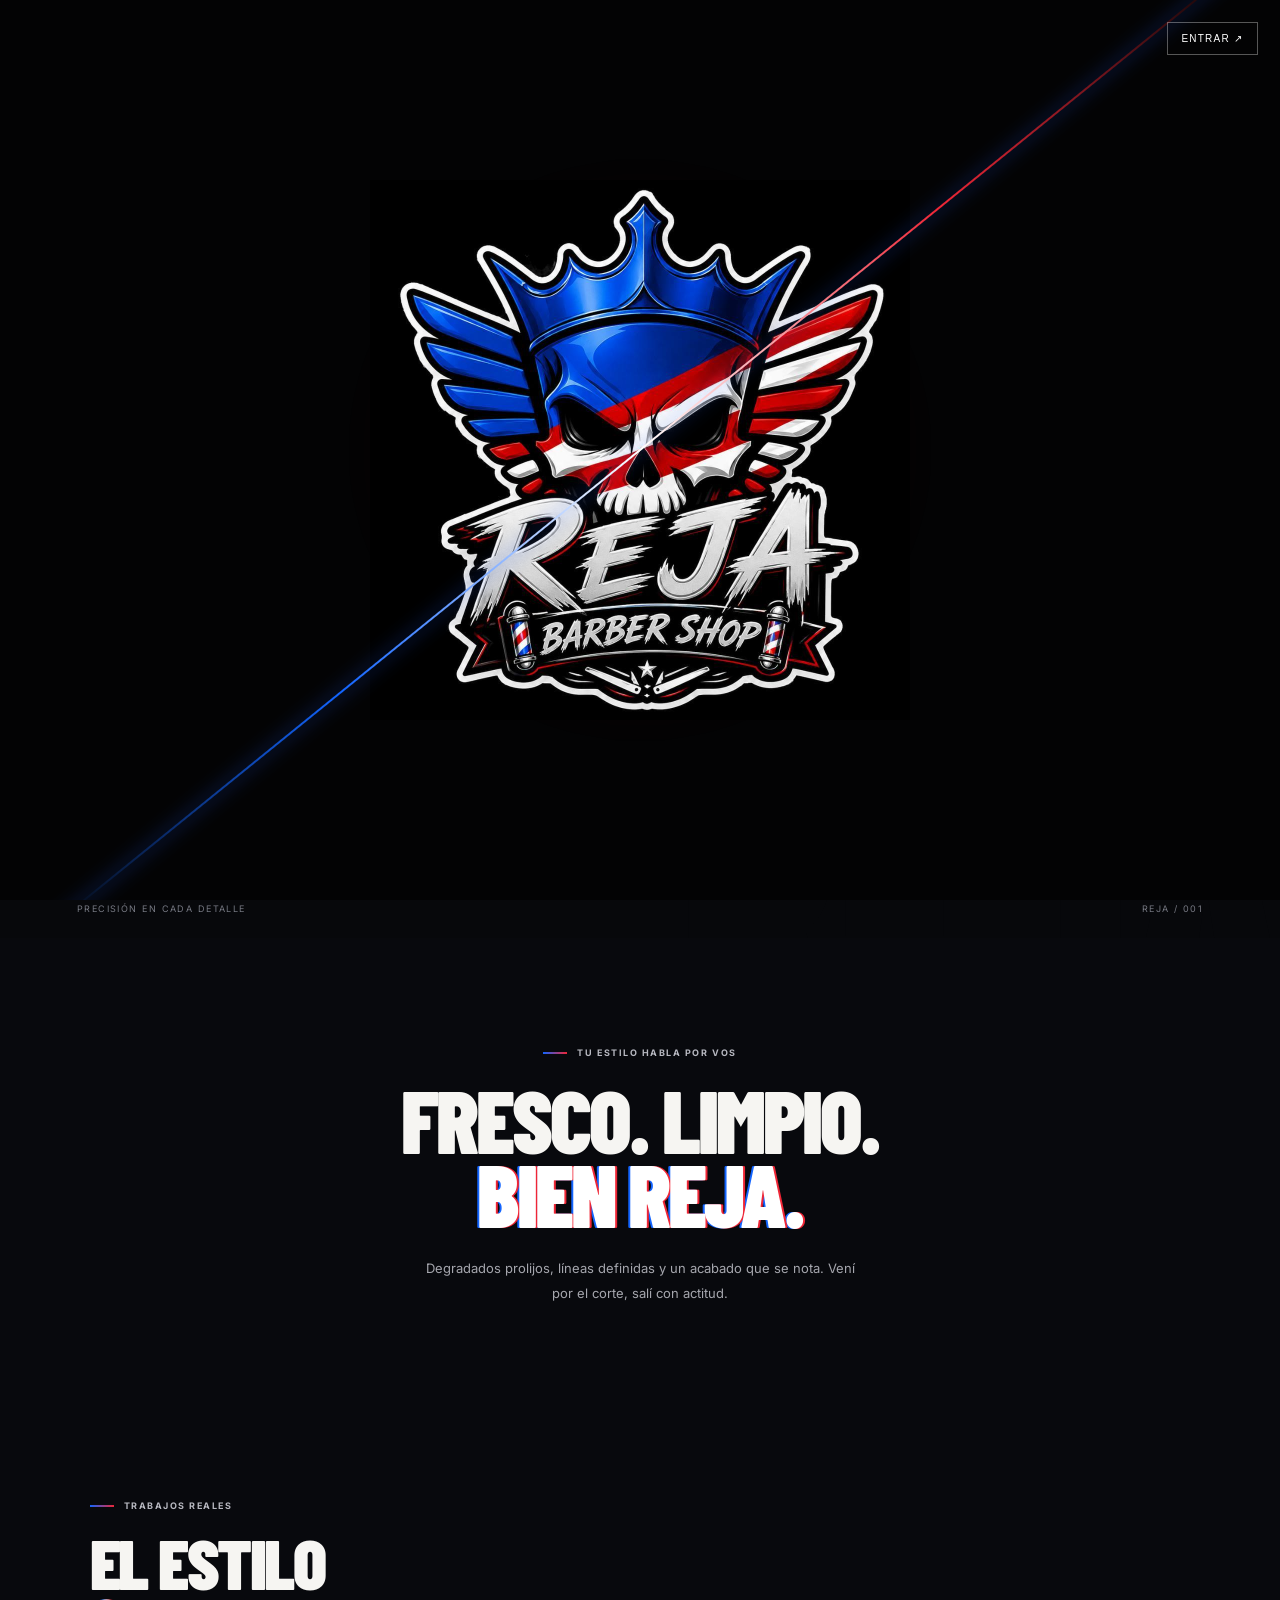
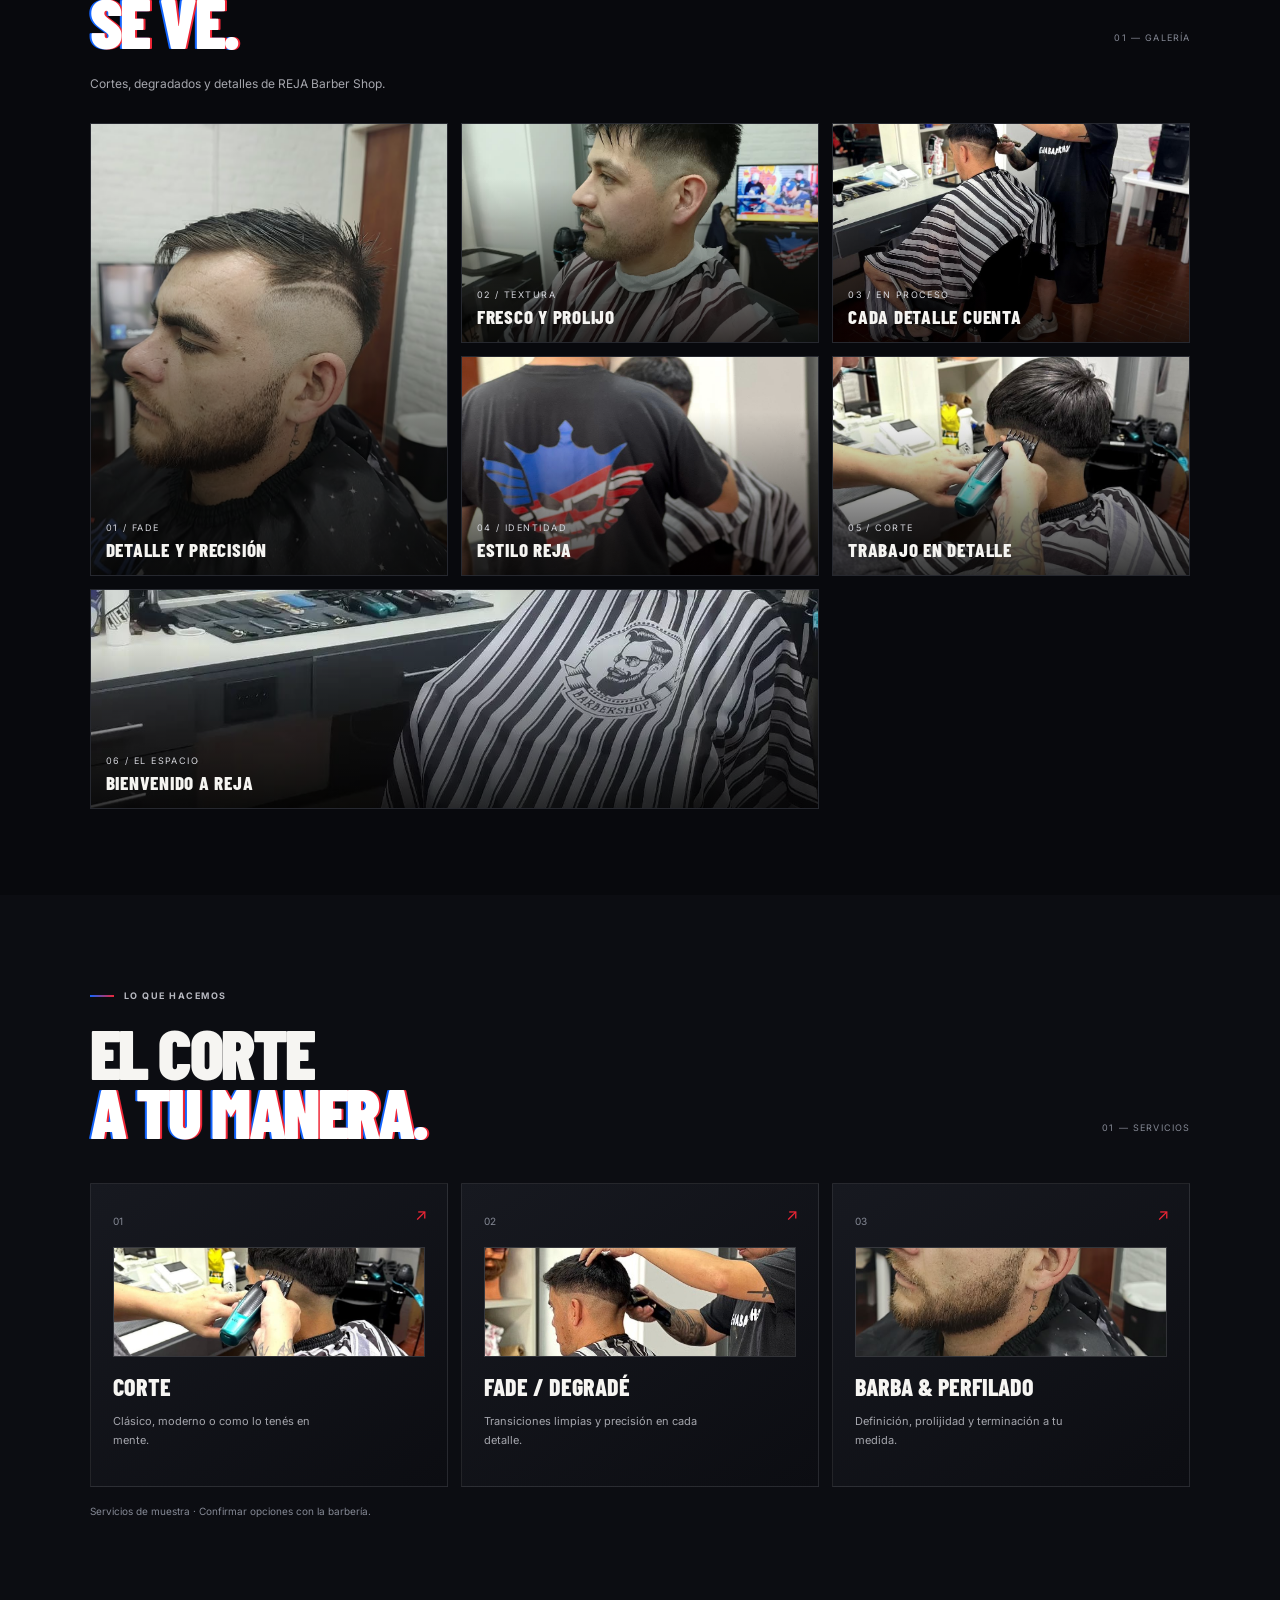
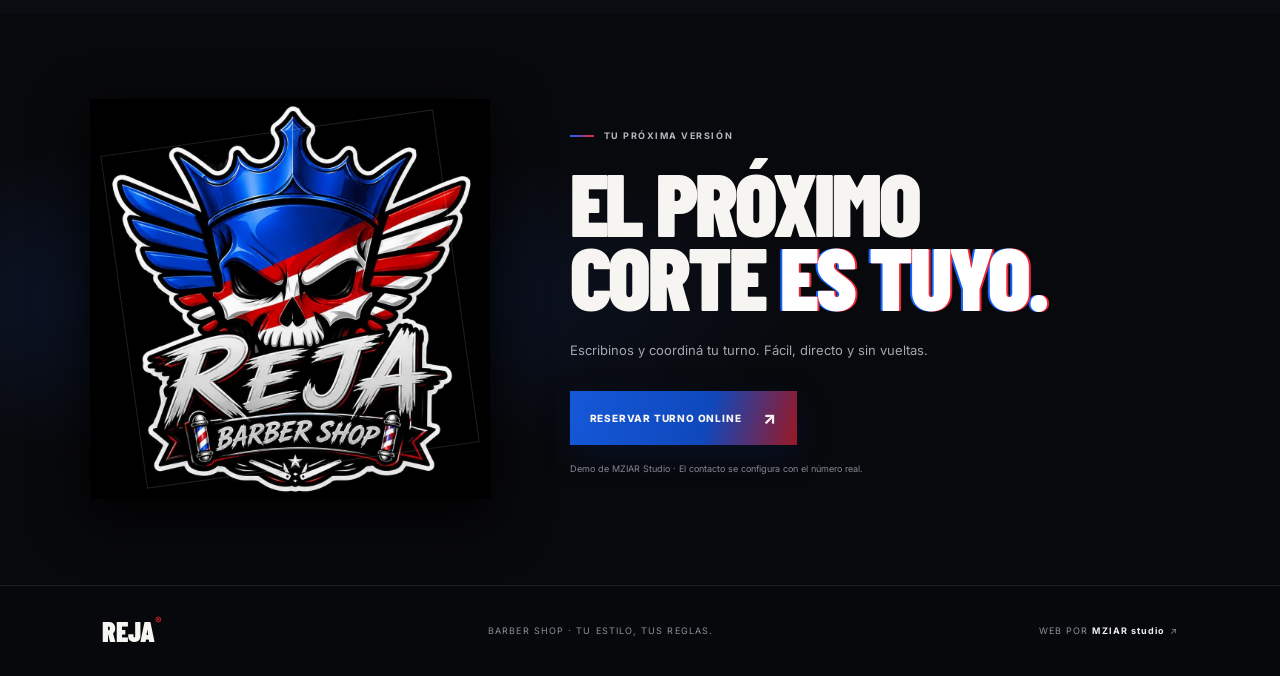
<file: index.html>
<!doctype html>
<html lang="es">
<head>
  <meta charset="utf-8">
  <meta name="viewport" content="width=device-width, initial-scale=1, viewport-fit=cover">
  <meta name="theme-color" content="#050609">
  <meta name="description" content="REJA Barber Shop. Cortes, degradados y estilo propio. Reservá tu turno por WhatsApp.">
  <title>REJA Barber Shop | Cortes con actitud</title>
  <link rel="preconnect" href="https://fonts.googleapis.com">
  <link rel="preconnect" href="https://fonts.gstatic.com" crossorigin>
  <link href="https://fonts.googleapis.com/css2?family=Barlow+Condensed:wght@500;600;700;800;900&family=Inter:wght@400;500;600;700&display=swap" rel="stylesheet">
  <link rel="stylesheet" href="css/style.css">
</head>
<body>
  <div class="reja-ticker" aria-label="Información de contacto"><div class="reja-ticker-track"><span>TURNOS ONLINE</span><i>✂</i><span>INSTAGRAM @REJABARBERSHOP</span><i>✦</i><span>WHATSAPP 3435 17-2497</span><i>✂</i><span>TURNOS ONLINE</span><i>✦</i><span>INSTAGRAM @REJABARBERSHOP</span><i>✂</i><span>WHATSAPP 3435 17-2497</span><i>✦</i></div></div>
  <div class="intro" id="intro" aria-label="Presentación de REJA Barber Shop">
    <div class="intro-glow"></div>
    <img class="intro-logo intro-logo-base" src="logo.jpeg" alt="REJA Barber Shop">
    <img class="intro-logo intro-logo-top" src="logo.jpeg" alt="">
    <img class="intro-logo intro-logo-bottom" src="logo.jpeg" alt="">
    <div class="intro-line"></div>
    <span class="intro-hint">REJA BARBER SHOP</span>
    <button class="skip-intro" id="skipIntro" type="button">ENTRAR ↗</button>
  </div>

  <button class="menu-trigger" id="menuTrigger" type="button" aria-expanded="false" aria-controls="sideMenu" aria-label="Abrir menú">
    <span class="barber-pole" aria-hidden="true"><span></span></span>
    <span class="menu-trigger-label">MENÚ</span>
    <span class="menu-trigger-icon" aria-hidden="true">＋</span>
  </button>
  <div class="menu-backdrop" id="menuBackdrop"></div>
  <aside class="side-menu" id="sideMenu" aria-hidden="true">
    <div class="drawer-top">
      <a class="side-brand" href="#inicio"><img src="logo.jpeg" alt="REJA Barber Shop"><span>REJA<small>BARBER SHOP</small></span></a>
      <button class="menu-close" id="menuClose" type="button" aria-label="Cerrar menú">×</button>
    </div>
    <span class="side-label">EXPLORÁ REJA</span>
    <nav class="side-nav" aria-label="Navegación principal">
      <a class="active" href="#inicio"><span>01</span> Inicio <b>↗</b></a>
      <a href="#trabajos"><span>02</span> Trabajos <b>↗</b></a>
      <a href="#servicios"><span>03</span> Servicios <b>↗</b></a>
      <a href="#turnos"><span>04</span> Turnos y contacto <b>↗</b></a>
      <a href="https://www.instagram.com/rejabarbershop/" target="_blank" rel="noopener noreferrer"><span>05</span> Instagram <b>↗</b></a>
    </nav>
    <div class="side-bottom"><span class="side-dot"></span><p>PRECISIÓN<br>EN CADA DETALLE</p><small>PARANÁ · ENTRE RÍOS</small></div>
    <a class="side-address" href="https://www.google.com/maps/search/?api=1&query=Gral.+Gervasio+Artigas+822+Paran%C3%A1+Entre+R%C3%ADos+Argentina" target="_blank" rel="noopener noreferrer" aria-label="Cómo llegar a REJA Barber Shop en Gral. Gervasio Artigas 822"><small>VISITANOS · CÓMO LLEGAR ↗</small><strong>ARTIGAS 883 · LOCAL 1</strong></a>
    <a class="side-book" href="#turnos">RESERVÁ TU TURNO <span>↗</span></a>
  </aside>

  <main>
    <section class="hero" id="inicio">
      <img class="hero-photo is-active" src="3.jpeg" alt="" fetchpriority="high">
      <img class="hero-photo" src="5.jpeg" alt="" aria-hidden="true">
      <img class="hero-photo" src="4.jpeg" alt="" aria-hidden="true">
      <div class="hero-photo-shade"></div>
      <div class="hero-bg-mark">REJA</div>
      <div class="hero-content">
        <img class="hero-brand-logo" src="logo.jpeg" alt="Logo REJA Barber Shop">
        <p class="eyebrow"><span></span> BARBERÍA · ESTILO · ACTITUD</p>
        <h1>NO ES SOLO<br>UN <em>CORTE.</em><br>ES TU ESTILO.</h1>
        <p class="hero-copy">Detalles que hacen la diferencia. Tu próximo corte empieza acá.</p>
        <div class="hero-actions"><a class="button button-primary" href="#turnos">RESERVAR TURNO <span>↗</span></a><a class="text-link" href="#servicios">VER SERVICIOS <span>↓</span></a></div>
      </div>
      <div class="hero-bottom"><span>PRECISIÓN EN CADA DETALLE</span><span>REJA / 001</span></div>
    </section>

    <section class="statement">
      <p class="eyebrow"><span></span> TU ESTILO HABLA POR VOS</p>
      <h2>FRESCO. LIMPIO.<br><em>BIEN REJA.</em></h2>
      <p>Degradados prolijos, líneas definidas y un acabado que se nota. Vení por el corte, salí con actitud.</p>
    </section>

    <section class="gallery section-pad" id="trabajos">
      <div class="section-heading"><div><p class="eyebrow"><span></span> TRABAJOS REALES</p><h2>EL ESTILO<br><em>SE VE.</em></h2></div><span class="section-number">01 — GALERÍA</span></div>
      <p class="gallery-intro">Cortes, degradados y detalles de REJA Barber Shop.</p>
      <div class="gallery-grid">
        <figure class="gallery-item gallery-tall"><img src="8.jpeg" alt="Corte con degradado alto y barba perfilada" loading="lazy"><figcaption><span>01 / FADE</span><strong>DETALLE Y PRECISIÓN</strong></figcaption></figure>
        <figure class="gallery-item"><img src="7.jpeg" alt="Corte degradado con textura arriba" loading="lazy"><figcaption><span>02 / TEXTURA</span><strong>FRESCO Y PROLIJO</strong></figcaption></figure>
        <figure class="gallery-item"><img src="5.jpeg" alt="Barbero trabajando en un corte degradado" loading="lazy"><figcaption><span>03 / EN PROCESO</span><strong>CADA DETALLE CUENTA</strong></figcaption></figure>
        <figure class="gallery-item"><img src="6.jpeg" alt="Barbero con remera de REJA Barber Shop" loading="lazy"><figcaption><span>04 / IDENTIDAD</span><strong>ESTILO REJA</strong></figcaption></figure>
        <figure class="gallery-item"><img src="2.jpeg" alt="Barbero realizando un corte en la nuca" loading="lazy"><figcaption><span>05 / CORTE</span><strong>TRABAJO EN DETALLE</strong></figcaption></figure>
        <figure class="gallery-item gallery-wide"><img src="3.jpeg" alt="Sillón y espacio de trabajo de la barbería" loading="lazy"><figcaption><span>06 / EL ESPACIO</span><strong>BIENVENIDO A REJA</strong></figcaption></figure>
      </div>
    </section>

    <section class="services section-pad" id="servicios">
      <div class="section-heading"><div><p class="eyebrow"><span></span> LO QUE HACEMOS</p><h2>EL CORTE<br><em>A TU MANERA.</em></h2></div><span class="section-number">01 — SERVICIOS</span></div>
      <div class="service-grid">
        <article class="service-card"><span class="service-index">01</span><img class="service-photo" src="2.jpeg" alt="Servicio de corte en REJA Barber Shop" loading="lazy"><h3>CORTE</h3><p>Clásico, moderno o como lo tenés en mente.</p><span class="service-arrow">↗</span></article>
        <article class="service-card"><span class="service-index">02</span><img class="service-photo" src="degrad3.jpg" alt="Servicio de fade y degradé en REJA Barber Shop" loading="lazy"><h3>FADE / DEGRADÉ</h3><p>Transiciones limpias y precisión en cada detalle.</p><span class="service-arrow">↗</span></article>
        <article class="service-card"><span class="service-index">03</span><img class="service-photo service-photo-beard" src="8.jpeg" alt="Servicio de barba y perfilado en REJA Barber Shop" loading="lazy"><h3>BARBA & PERFILADO</h3><p>Definición, prolijidad y terminación a tu medida.</p><span class="service-arrow">↗</span></article>
      </div>
      <p class="demo-note">Servicios de muestra · Confirmar opciones con la barbería.</p>
    </section>

    <section class="booking section-pad" id="turnos">
      <div class="booking-art"><img src="logo.jpeg" alt="REJA Barber Shop"></div>
      <div class="booking-copy"><p class="eyebrow"><span></span> TU PRÓXIMA VERSIÓN</p><h2>EL PRÓXIMO<br>CORTE <em>ES TUYO.</em></h2><p>Escribinos y coordiná tu turno. Fácil, directo y sin vueltas.</p><a class="button button-primary whatsapp-link" href="#" target="_blank" rel="noopener">PEDIR TURNO POR WHATSAPP <span>↗</span></a><small>Demo de MZIAR Studio · El contacto se configura con el número real.</small></div>
    </section>
  </main>
  <footer><a class="footer-brand" href="#inicio">REJA<span>®</span></a><p>BARBER SHOP · TU ESTILO, TUS REGLAS.</p><a class="mziar" href="#inicio">WEB POR <strong>MZIAR studio</strong> ↗</a></footer>
  <script src="js/app.js"></script>
</body>
</html>
</file>
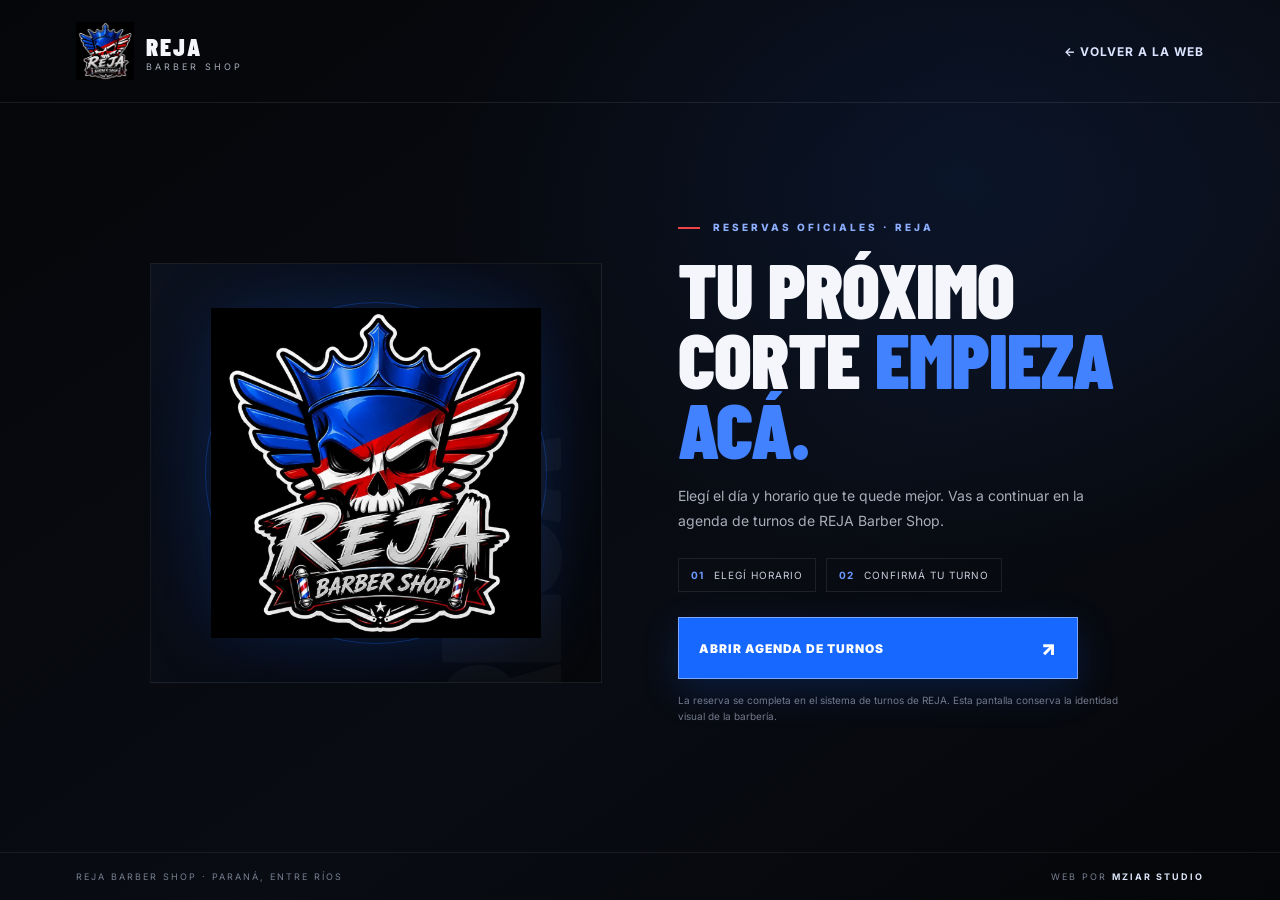
<file: reservas.html>
<!doctype html>
<html lang="es">
<head>
<meta charset="utf-8">
<meta name="viewport" content="width=device-width, initial-scale=1">
<meta name="theme-color" content="#050609">
<meta name="description" content="Reservá tu próximo corte en REJA Barber Shop, Paraná.">
<title>Reservá tu turno | REJA Barber Shop</title>
<link rel="preconnect" href="https://fonts.googleapis.com">
<link rel="preconnect" href="https://fonts.gstatic.com" crossorigin>
<link href="https://fonts.googleapis.com/css2?family=Barlow+Condensed:wght@500;600;700;800;900&family=Inter:wght@400;500;600;700&display=swap" rel="stylesheet">
<style>
:root{color-scheme:dark;--bg:#050609;--panel:#0b0e15;--blue:#1768ff;--red:#f04444;--white:#f4f6fb;--muted:#a8adba}
*{box-sizing:border-box}html{min-height:100%;background:var(--bg)}body{margin:0;min-height:100vh;background:radial-gradient(ellipse at 75% 20%,#10295a55,transparent 38%),linear-gradient(145deg,#050609,#090c13 60%,#050609);color:var(--white);font-family:Inter,Arial,sans-serif;display:flex;flex-direction:column}
header{display:flex;align-items:center;justify-content:space-between;padding:22px clamp(20px,6vw,76px);border-bottom:1px solid #ffffff14}
.brand{display:flex;align-items:center;gap:12px;color:inherit;text-decoration:none}.brand img{width:58px;height:58px;object-fit:contain}.brand strong{display:block;font:900 25px 'Barlow Condensed',sans-serif;letter-spacing:2px}.brand small{display:block;font-size:9px;letter-spacing:3px;color:var(--muted)}
.back{color:#dce5ff;text-decoration:none;font-size:12px;font-weight:700;letter-spacing:1px}.back:hover{color:#6fa0ff}
main{width:min(100% - 36px,980px);margin:auto;flex:1;display:grid;grid-template-columns:1fr 1fr;align-items:center;gap:clamp(28px,6vw,80px);padding:55px 0 65px}
.visual{position:relative;min-height:420px;display:grid;place-items:center;border:1px solid #ffffff12;background:linear-gradient(135deg,#0c1320dd,#050609ee);overflow:hidden}
.visual:before{content:"";position:absolute;width:340px;height:340px;border:1px solid #1768ff55;border-radius:50%;box-shadow:0 0 90px #1768ff19,inset 0 0 70px #1768ff10}
.visual:after{content:"REJA";position:absolute;font:900 clamp(90px,15vw,170px)/1 'Barlow Condensed',sans-serif;color:#ffffff08;letter-spacing:-5px;transform:rotate(-90deg);right:-44px;bottom:5px}
.visual img{position:relative;z-index:1;width:min(76%,330px);max-height:340px;object-fit:contain;filter:drop-shadow(0 0 32px #1768ff28)}
.copy .eyebrow{font-size:10px;letter-spacing:3px;color:#8eafff;font-weight:800}.eyebrow i{display:inline-block;width:22px;height:2px;background:var(--red);vertical-align:middle;margin-right:8px}
h1{font:900 clamp(48px,7vw,78px)/.9 'Barlow Condensed',sans-serif;letter-spacing:-1px;margin:20px 0}h1 em{font-style:normal;color:#4382ff}
.copy p{color:var(--muted);font-size:14px;line-height:1.8;max-width:410px}
.steps{display:flex;gap:10px;margin:25px 0}.step{border:1px solid #ffffff16;padding:10px 12px;color:#c7ccda;font-size:10px;letter-spacing:1px}.step b{color:#6d9aff;margin-right:6px}
.cta{display:flex;align-items:center;justify-content:space-between;gap:16px;width:100%;max-width:400px;padding:18px 20px;margin-top:24px;background:var(--blue);color:white;text-decoration:none;font-size:12px;font-weight:900;letter-spacing:1px;border:1px solid #7da7ff;box-shadow:0 12px 38px #1768ff30;transition:transform .2s,background .2s}.cta:hover{transform:translateY(-2px);background:#2c76ff}.cta span{font-size:20px}
.note{display:block;margin-top:13px;font-size:10px;color:#71798b;line-height:1.6}
footer{display:flex;justify-content:space-between;gap:12px;flex-wrap:wrap;padding:18px clamp(20px,6vw,76px);border-top:1px solid #ffffff12;color:#777f90;font-size:9px;letter-spacing:2px}footer strong{color:#dce4f8}
@media(max-width:680px){header{padding:16px 18px}.brand img{width:48px;height:48px}.brand strong{font-size:22px}.back{font-size:10px}main{grid-template-columns:1fr;gap:28px;padding:28px 0 42px}.visual{min-height:240px;order:0}.visual img{width:190px;max-height:210px}.visual:before{width:220px;height:220px}.visual:after{font-size:100px;right:-25px}.copy{order:1}h1{font-size:58px}.steps{flex-wrap:wrap}.cta{max-width:none}footer{font-size:8px}}
</style>
</head>
<body>
<header>
<a class="brand" href="index.html"><img src="logo.jpeg" alt=""><span><strong>REJA</strong><small>BARBER SHOP</small></span></a>
<a class="back" href="index.html">← VOLVER A LA WEB</a>
</header>
<main>
<div class="visual"><img src="logo.jpeg" alt="REJA Barber Shop"></div>
<section class="copy">
<div class="eyebrow"><i></i> RESERVAS OFICIALES · REJA</div>
<h1>TU PRÓXIMO<br>CORTE <em>EMPIEZA ACÁ.</em></h1>
<p>Elegí el día y horario que te quede mejor. Vas a continuar en la agenda de turnos de REJA Barber Shop.</p>
<div class="steps"><span class="step"><b>01</b> ELEGÍ HORARIO</span><span class="step"><b>02</b> CONFIRMÁ TU TURNO</span></div>
<a class="cta" href="https://trimito.com.ar/wb/?b=reja-barber-shop" target="_blank" rel="noopener noreferrer">ABRIR AGENDA DE TURNOS <span>↗</span></a>
<small class="note">La reserva se completa en el sistema de turnos de REJA. Esta pantalla conserva la identidad visual de la barbería.</small>
</section>
</main>
<footer><span>REJA BARBER SHOP · PARANÁ, ENTRE RÍOS</span><span>WEB POR <strong>MZIAR STUDIO</strong></span></footer>
</body>
</html>
</file>
<file: css/style.css>
:root{--bg:#07080b;--panel:#101116;--white:#f6f5f2;--muted:#a5a6ad;--blue:#1264ff;--red:#ef2636;--line:rgba(255,255,255,.14)}*{box-sizing:border-box}html{scroll-behavior:smooth;scroll-padding-top:76px}body{margin:0;background:var(--bg);color:var(--white);font-family:Inter,Arial,sans-serif;overflow-x:hidden}a{color:inherit;text-decoration:none}.intro{position:fixed;inset:0;z-index:20;background:#030304;display:grid;place-items:center;overflow:hidden;opacity:1;transition:opacity .22s ease,visibility 0s linear .22s}.intro.is-opening{opacity:0;visibility:hidden;pointer-events:none}.intro.is-opening .intro-logo-base{opacity:0;transition:opacity .12s ease}.intro-glow{position:absolute;width:min(75vw,560px);aspect-ratio:1;border-radius:50%;background:radial-gradient(circle,rgba(13,83,255,.24),rgba(236,29,48,.08) 45%,transparent 70%);filter:blur(20px)}.intro-logo{position:absolute;width:min(84vw,540px);max-height:72vh;object-fit:contain;z-index:2}.intro-logo-base{animation:logoIn .8s cubic-bezier(.2,.8,.2,1) both}.intro-logo-top,.intro-logo-bottom{clip-path:polygon(0 0,100% 0,0 100%);animation:splitTop 1.05s cubic-bezier(.7,0,.2,1) 1.05s forwards}.intro-logo-bottom{clip-path:polygon(100% 0,100% 100%,0 100%);animation-name:splitBottom}.intro-line{position:absolute;width:120%;height:2px;background:linear-gradient(90deg,transparent,var(--blue),white,var(--red),transparent);transform:rotate(-39deg) scaleX(0);z-index:4;box-shadow:0 0 18px #1d5cff;animation:slash .55s ease-out .9s forwards}.intro-hint{position:absolute;bottom:11%;font:700 11px 'Barlow Condensed',sans-serif;letter-spacing:.35em;color:#c9c9cf;animation:hintOut .5s ease 1.1s forwards}.skip-intro{position:absolute;right:22px;top:22px;z-index:5;background:transparent;border:1px solid #ffffff55;color:white;padding:10px 14px;font-size:10px;letter-spacing:.12em;cursor:pointer}.site-header{height:76px;display:flex;align-items:center;justify-content:space-between;padding:0 5.5%;border-bottom:1px solid var(--line);position:relative;z-index:2;background:#07080bf2}.brand{display:flex;align-items:center;gap:9px;font:900 23px 'Barlow Condensed',sans-serif;letter-spacing:.06em}.brand img{width:46px;height:46px;object-fit:cover;object-position:center;border-radius:50%;border:1px solid #ffffff20}.brand small{display:block;font:700 8px Inter,sans-serif;letter-spacing:.2em;color:#b8b9c1;margin-top:1px}.header-book{font-size:10px;font-weight:800;letter-spacing:.1em;border-bottom:1px solid var(--red);padding:10px 0}.header-book span{color:#ff4654;margin-left:12px}.hero{min-height:660px;min-height:calc(100svh - 76px);position:relative;display:flex;align-items:center;padding:65px 8%;overflow:hidden;background:radial-gradient(ellipse at 79% 48%,#111a30 0,transparent 38%),linear-gradient(115deg,#07080b 48%,#0b0c11)}.hero:after{content:"";position:absolute;inset:0;background:repeating-linear-gradient(115deg,transparent 0 54px,#ffffff03 55px 56px);pointer-events:none}.hero-content{position:relative;z-index:2;width:58%;max-width:680px}.eyebrow{font-size:10px;font-weight:700;letter-spacing:.19em;color:#b7b8c0;display:flex;align-items:center;gap:10px}.eyebrow>span{width:24px;height:2px;background:linear-gradient(90deg,var(--blue),var(--red));display:inline-block}.hero h1,.section-heading h2,.statement h2,.booking h2{font:900 clamp(58px,8.5vw,118px)/.84 'Barlow Condensed',Impact,sans-serif;letter-spacing:-.035em;margin:32px 0 25px}.hero h1 em,.statement h2 em,.section-heading h2 em,.booking h2 em{font-style:normal;color:transparent;-webkit-text-stroke:1.5px #f4f3f0}.hero h1 em{color:#fff;-webkit-text-stroke:0;text-shadow:3px 0 var(--red),-3px 0 var(--blue)}.hero-copy{font-size:14px;line-height:1.8;color:#b1b2ba;max-width:330px}.hero-actions{display:flex;align-items:center;gap:27px;margin-top:32px}.button{display:inline-flex;align-items:center;justify-content:space-between;gap:22px;padding:17px 20px;font-size:10px;font-weight:800;letter-spacing:.08em}.button-primary{background:linear-gradient(105deg,#1558d9,#0f48bc 60%,#9b1824);box-shadow:0 10px 30px #071b4b66;transition:transform .2s,filter .2s}.button-primary:hover{transform:translateY(-3px);filter:brightness(1.2)}.button span{font-size:17px}.text-link{font-size:10px;font-weight:800;letter-spacing:.1em}.text-link span{color:#ff3445;margin-left:9px}.hero-logo{position:absolute;width:min(42vw,510px);right:5%;top:50%;transform:translateY(-50%);aspect-ratio:1;display:grid;place-items:center}.hero-photo{position:absolute;inset:0;width:100%;height:100%;object-fit:cover;object-position:center 42%;z-index:0;opacity:.82;filter:saturate(.86) contrast(1.08)}.hero-photo-shade{position:absolute;inset:0;z-index:1;background:linear-gradient(90deg,#07080b 0%,rgba(7,8,11,.96) 26%,rgba(7,8,11,.68) 52%,rgba(7,8,11,.26) 100%),linear-gradient(0deg,#07080b 0%,transparent 38%,rgba(7,8,11,.18) 100%);pointer-events:none}.hero-logo img{width:100%;position:relative;z-index:1;filter:drop-shadow(0 20px 35px #000)}.orbit{position:absolute;border:1px solid #ffffff14;border-radius:50%;inset:2%;transform:rotate(-28deg) scaleY(.72)}.orbit-two{inset:11%;border-color:#145fff40;transform:rotate(34deg) scaleY(.8)}.hero-bg-mark{position:absolute;right:-4%;bottom:-15%;font:900 30vw/.8 'Barlow Condensed',sans-serif;color:#ffffff04;pointer-events:none}.hero-bottom{position:absolute;bottom:24px;left:8%;right:8%;display:flex;justify-content:space-between;color:#777983;font-size:9px;letter-spacing:.16em;border-top:1px solid var(--line);padding-top:15px;z-index:2}.statement{text-align:center;padding:105px 24px 110px;background:linear-gradient(180deg,#0b0c11,#08090c)}.statement .eyebrow{justify-content:center}.statement h2{font-size:clamp(48px,7vw,88px);margin:25px 0}.statement h2 em{color:#fff;-webkit-text-stroke:0;text-shadow:2px 0 var(--red),-2px 0 var(--blue)}.statement>p:last-child{max-width:440px;margin:0 auto;color:var(--muted);font-size:13px;line-height:1.9}.section-pad{padding:95px 8%}.services{background:#0c0d12}.section-heading{display:flex;align-items:end;justify-content:space-between;margin-bottom:42px}.section-heading h2{font-size:clamp(48px,6vw,76px);margin:22px 0 0}.section-heading h2 em{color:#fff;-webkit-text-stroke:0;text-shadow:2px 0 var(--red),-2px 0 var(--blue)}.section-number{font-size:9px;color:#888a93;letter-spacing:.13em;padding-bottom:8px}.service-grid{display:grid;grid-template-columns:repeat(3,minmax(0,1fr));gap:13px}.service-card{position:relative;min-height:240px;padding:25px 22px;background:linear-gradient(145deg,#171920,#0c0d12);border:1px solid #ffffff12;transition:transform .25s,border-color .25s}.service-card:hover{transform:translateY(-5px);border-color:#2461dc88}.service-index{font-size:10px;color:#777b86}.service-symbol{font-size:30px;margin:24px 0 15px;color:#f4f4f5;text-shadow:2px 0 var(--red),-2px 0 var(--blue)}.service-card h3{font:800 24px 'Barlow Condensed',sans-serif;margin:0 0 8px}.service-card p{font-size:11px;color:#9d9fa8;line-height:1.7;max-width:220px}.service-arrow{position:absolute;right:20px;top:20px;color:#ff4554}.demo-note{font-size:10px;color:#777983;margin-top:18px}.booking{display:grid;grid-template-columns:.8fr 1.2fr;align-items:center;gap:6%;background:radial-gradient(ellipse at 20% 50%,#11224a88,transparent 40%),#08090c}.booking-art{max-width:400px;position:relative}.booking-art:before{content:"";position:absolute;inset:8%;border:1px solid #ffffff20;transform:rotate(-8deg)}.booking-art img{width:100%;display:block;position:relative;filter:drop-shadow(0 18px 28px #000)}.booking h2{font-size:clamp(52px,7vw,88px);margin:25px 0}.booking h2 em{color:#fff;-webkit-text-stroke:0;text-shadow:2px 0 var(--red),-2px 0 var(--blue)}.booking-copy>p:not(.eyebrow){color:#a7a8b0;font-size:13px;line-height:1.8;max-width:390px}.booking-copy .button{margin-top:15px}.booking-copy small{display:block;color:#737680;font-size:9px;line-height:1.7;margin-top:16px}footer{border-top:1px solid var(--line);padding:28px 8%;display:flex;align-items:center;justify-content:space-between;gap:20px}footer p,.mziar{font-size:9px;letter-spacing:.12em;color:#8f9099}.footer-brand{font:900 28px 'Barlow Condensed',sans-serif}.footer-brand span{font:10px Inter,sans-serif;vertical-align:top;color:var(--red)}.mziar strong{color:#eee}.reveal{opacity:0;transform:translateY(18px);transition:opacity .65s,transform .65s}.reveal.visible{opacity:1;transform:translateY(0)}@keyframes logoIn{from{opacity:0;transform:scale(.82);filter:blur(8px)}to{opacity:1;transform:scale(1);filter:blur(0)}}@keyframes slash{to{transform:rotate(-39deg) scaleX(1)}}@keyframes splitTop{to{transform:translate(-115%,-95%) rotate(-8deg);opacity:0}}@keyframes splitBottom{to{transform:translate(115%,95%) rotate(8deg);opacity:0}}@keyframes hintOut{to{opacity:0;transform:translateY(8px)}}@media(min-width:1200px){.hero{padding-left:max(8%,calc((100vw - 1200px)/2));padding-right:max(8%,calc((100vw - 1200px)/2))}}@media(max-width:760px){.site-header{height:65px;padding:0 5%}.brand{font-size:20px}.brand img{width:39px;height:39px}.header-book{font-size:9px;letter-spacing:.04em}.hero{min-height:calc(100svh - 65px);padding:48px 7% 70px;align-items:flex-end}.hero-content{width:100%;padding-bottom:38px}.hero-logo{width:min(70vw,360px);right:-10%;top:5%;transform:none;opacity:.52}.hero-logo img{filter:drop-shadow(0 10px 20px #000)}.hero-content{z-index:3}.hero h1{font-size:clamp(58px,15vw,94px);margin:25px 0 20px}.hero-copy{font-size:12px;max-width:270px}.hero-actions{gap:18px;flex-wrap:wrap}.button{padding:16px 14px;gap:14px;font-size:9px}.text-link{font-size:9px}.hero-bottom{left:7%;right:7%;bottom:18px;font-size:8px}.statement{padding:75px 22px}.section-pad{padding:72px 6%}.section-heading{align-items:start;gap:12px}.section-heading h2{font-size:clamp(48px,12vw,70px)}.section-number{white-space:nowrap;font-size:8px;margin-top:8px}.service-grid{grid-template-columns:1fr;gap:10px}.service-card{min-height:180px;padding:22px}.service-symbol{margin:12px 0 10px}.service-card h3{font-size:25px}.service-card p{max-width:280px}.booking{grid-template-columns:1fr;gap:25px}.booking-art{width:65%;margin:0 auto;max-width:290px}.booking-copy{text-align:center}.booking-copy .eyebrow{justify-content:center}.booking h2{font-size:clamp(54px,13vw,78px)}.booking-copy>p:not(.eyebrow){margin:0 auto}.booking-copy .button{margin-top:22px}footer{padding:24px 6%;flex-wrap:wrap}footer p{order:3;width:100%;margin:0}.mziar{font-size:8px}}@media(max-width:380px){.header-book{font-size:8px}.hero h1{font-size:56px}.hero-actions{gap:13px}.button{padding:14px 12px}.text-link{font-size:8px}.section-number{display:none}}@media(prefers-reduced-motion:reduce){*,*::before,*::after{scroll-behavior:auto!important;animation-duration:.01ms!important;transition-duration:.01ms!important}}
/* Galería con fotografías reales de REJA */
.gallery{background:#08090d}.gallery-intro{font-size:12px;color:#9d9fa8;margin:-20px 0 28px;line-height:1.8}.gallery-grid{display:grid;grid-template-columns:repeat(3,minmax(0,1fr));grid-auto-rows:220px;gap:13px}.gallery-item{position:relative;margin:0;overflow:hidden;background:#14161d;border:1px solid #ffffff14;isolation:isolate}.gallery-item img{width:100%;height:100%;display:block;object-fit:cover;transition:transform .6s cubic-bezier(.2,.7,.2,1),filter .4s;filter:saturate(.88)}.gallery-item:hover img{transform:scale(1.055);filter:saturate(1.08)}.gallery-item:after{content:"";position:absolute;inset:25% 0 0;background:linear-gradient(transparent,rgba(0,0,0,.85));z-index:0;pointer-events:none}.gallery-item figcaption{position:absolute;z-index:1;left:15px;right:15px;bottom:14px;display:flex;flex-direction:column;gap:5px}.gallery-item figcaption span{font-size:9px;letter-spacing:.16em;color:#d5d6dc}.gallery-item figcaption strong{font:800 19px 'Barlow Condensed',sans-serif;letter-spacing:.04em}.gallery-tall{grid-row:span 2}.gallery-wide{grid-column:span 2}.gallery-tall img{object-position:center}.gallery-wide img{object-position:center 58%}@media(max-width:760px){.gallery-grid{grid-template-columns:repeat(2,minmax(0,1fr));grid-auto-rows:190px;gap:9px}.gallery-tall{grid-row:span 2}.gallery-wide{grid-column:span 2}.gallery-item figcaption{left:10px;right:10px;bottom:10px}.gallery-item figcaption strong{font-size:16px}.gallery-item figcaption span{font-size:8px}.gallery-intro{margin-top:-15px}}@media(max-width:380px){.gallery-grid{grid-auto-rows:160px}.gallery-item figcaption strong{font-size:14px}}

@media(max-width:760px){.hero-photo{object-position:center 45%;opacity:.9}.hero-photo-shade{background:linear-gradient(180deg,rgba(7,8,11,.24) 0%,rgba(7,8,11,.42) 28%,rgba(7,8,11,.88) 60%,#07080b 100%),linear-gradient(90deg,rgba(7,8,11,.45),rgba(7,8,11,.08))}.hero:after{background:linear-gradient(0deg,#07080b0d,#07080b08)}}

/* Más protagonismo para la foto del hero */
.hero-photo{opacity:.96;filter:saturate(1) contrast(1.03)}
.hero-photo-shade{background:linear-gradient(90deg,rgba(7,8,11,.88) 0%,rgba(7,8,11,.68) 32%,rgba(7,8,11,.24) 62%,rgba(7,8,11,.08) 100%),linear-gradient(0deg,rgba(7,8,11,.48) 0%,transparent 42%,rgba(7,8,11,.06) 100%)}
@media(max-width:760px){.hero-photo{opacity:1;object-position:center 45%;filter:saturate(1) contrast(1.02)}.hero-photo-shade{background:linear-gradient(180deg,rgba(7,8,11,.06) 0%,rgba(7,8,11,.12) 28%,rgba(7,8,11,.68) 57%,#07080b 100%),linear-gradient(90deg,rgba(7,8,11,.18),rgba(7,8,11,.02))}}

/* Logo visible dentro del hero, sobre la fotografía */
.hero-brand-logo{display:block;width:clamp(150px,22vw,270px);height:auto;max-height:190px;object-fit:contain;object-position:left center;margin:0 0 24px;filter:drop-shadow(0 5px 18px #000c);position:relative;z-index:3;mix-blend-mode:normal}
@media(max-width:760px){.hero-brand-logo{width:clamp(125px,36vw,185px);max-height:145px;margin:0 0 20px;object-position:left center}.hero-content{padding-bottom:38px}}

/* Integrar el logo al fondo: elimina visualmente el negro de la imagen */
.hero-brand-logo{mix-blend-mode:screen;background:transparent;}

/* REDISEÑO CLARO REJA — menú lateral y estética editorial */
:root{--bg:#f3f1eb;--panel:#fffefa;--white:#171717;--muted:#686761;--blue:#2357d6;--red:#df342b;--line:#d9d6ce}
html{scroll-padding-top:28px}
body{background:#f3f1eb;color:#171717;font-family:Inter,Arial,sans-serif}
.intro{display:none!important}
.site-header{display:none}
.side-menu{position:fixed;inset:0 auto 0 0;width:238px;padding:32px 25px 24px;background:#fffefa;border-right:1px solid #dedbd3;z-index:15;display:flex;flex-direction:column}
.side-brand{display:flex;align-items:center;gap:11px;padding-bottom:35px;border-bottom:1px solid #e7e4dc;font:900 27px 'Barlow Condensed',sans-serif;letter-spacing:.05em}
.side-brand img{width:53px;height:53px;object-fit:contain;border-radius:50%}
.side-brand small{display:block;font:700 9px Inter,sans-serif;letter-spacing:.2em;color:#77756f;margin-top:3px}
.side-label{font-size:9px;font-weight:800;letter-spacing:.2em;color:#99968e;margin:34px 0 14px}
.side-nav{display:flex;flex-direction:column;gap:7px}
.side-nav a{display:flex;align-items:center;gap:13px;padding:13px 11px;font-size:12px;font-weight:700;color:#65635e;border-left:3px solid transparent;transition:.2s}
.side-nav a span{font-size:9px;color:#aaa69d;font-weight:600}
.side-nav a:hover,.side-nav a.active{background:#f1eee7;color:#171717;border-left-color:#df342b}
.side-bottom{margin-top:auto;border-top:1px solid #e7e4dc;padding-top:22px}
.side-dot{display:block;width:8px;height:8px;background:#df342b;border-radius:50%;margin-bottom:12px;box-shadow:0 0 0 5px #df342b18}
.side-bottom p{font:800 16px/1.15 'Barlow Condensed',sans-serif;letter-spacing:.06em;margin:0 0 14px}
.side-bottom small{font-size:8px;letter-spacing:.13em;color:#858179}
.side-book{margin-top:22px;padding:15px 12px;background:#df342b;color:white;font-size:9px;font-weight:800;letter-spacing:.08em;display:flex;justify-content:space-between;align-items:center}
main,footer{margin-left:238px}
.hero{min-height:calc(100svh - 0px);background:#f3f1eb;padding:70px 6%;align-items:center}
.hero:after{display:none}
.hero-photo{left:53%;width:47%;height:78%;top:11%;border-radius:3px;opacity:1;filter:saturate(.9) contrast(1.02);object-position:center;box-shadow:18px 18px 0 #df342b}
.hero-photo-shade{display:none}
.hero-bg-mark{color:#17171708;right:-1%;bottom:-10%;font-size:25vw}
.hero-content{width:53%;max-width:560px}
.hero-brand-logo{width:96px;max-height:96px;mix-blend-mode:multiply;filter:none;margin-bottom:16px}
.eyebrow{color:#77736c;font-size:9px;letter-spacing:.17em}
.eyebrow>span{background:#df342b}
.hero h1{font-size:clamp(60px,7vw,104px);color:#171717;margin:28px 0 22px;line-height:.82}
.hero h1 em{color:#df342b;text-shadow:none;-webkit-text-stroke:0}
.hero-copy{color:#66635d;font-size:13px;line-height:1.9}
.button-primary{background:#df342b;box-shadow:0 8px 20px #df342b22}
.text-link span{color:#df342b}
.hero-bottom{left:6%;right:6%;color:#8b877f;border-color:#d9d6ce}
.statement,.gallery,.services,.booking{background:#f3f1eb}
.statement{padding:100px 8%}
.statement h2,.section-heading h2,.booking h2{color:#171717}
.statement h2 em,.section-heading h2 em,.booking h2 em{color:#df342b;text-shadow:none;-webkit-text-stroke:0}
.statement>p:last-child,.gallery-intro,.service-card p,.booking-copy>p:not(.eyebrow){color:#69665f}
.section-pad{padding:86px 7%}
.section-heading h2{font-size:clamp(48px,5.5vw,76px)}
.section-number{color:#8a867e}
.gallery{background:#e9e6de}
.gallery-item{border:0;background:#d9d5cc}
.gallery-item img{filter:saturate(.9)}
.gallery-item:after{background:linear-gradient(transparent,rgba(0,0,0,.78))}
.services{background:#f8f6f0}
.service-card{background:#fffefa;border:1px solid #e0ddd5;box-shadow:0 8px 24px #2d28100a}
.service-card:hover{border-color:#df342b55}
.service-index,.service-card p{color:#77736b}
.service-symbol{color:#df342b;text-shadow:none}
.service-arrow{color:#df342b}
.demo-note{color:#8a867e}
.booking{background:#e9e6de}
.booking-art:before{border-color:#df342b55}
.booking-art img{filter:drop-shadow(0 12px 18px #0001);mix-blend-mode:multiply}
.booking-copy small{color:#77736b}
footer{background:#fffefa;border-color:#dedbd3}
footer p,.mziar{color:#858179}
.mziar strong{color:#171717}
.footer-brand span{color:#df342b}
@media(max-width:760px){
 .side-menu{inset:0 0 auto 0;width:auto;height:auto;min-height:70px;padding:10px 15px;background:#fffefa;border-right:0;border-bottom:1px solid #dedbd3;display:grid;grid-template-columns:auto 1fr;align-items:center;gap:8px 15px}
 .side-brand{font-size:21px;gap:7px;padding:0;border:0}.side-brand img{width:43px;height:43px}.side-brand small{font-size:7px}
 .side-label,.side-bottom{display:none}
 .side-nav{grid-column:1/-1;display:flex;flex-direction:row;gap:4px;overflow-x:auto;padding-bottom:2px}
 .side-nav a{white-space:nowrap;padding:9px 9px;font-size:10px;border-left:0;border-bottom:2px solid transparent}
 .side-nav a:hover,.side-nav a.active{border-bottom-color:#df342b;border-left:0}
 .side-nav a span{font-size:8px}
 .side-book{position:absolute;right:15px;top:17px;margin:0;padding:12px 10px;font-size:8px;gap:8px}
 main,footer{margin-left:0}
 .hero{min-height:900px;min-height:calc(100svh - 112px);margin-top:112px;padding:300px 7% 70px;align-items:flex-end}
 .hero-photo{left:7%;top:24px;width:86%;height:285px;box-shadow:9px 9px 0 #df342b;border-radius:2px}
 .hero-content{width:100%;max-width:none;padding-bottom:28px}
 .hero-brand-logo{width:70px;max-height:70px;margin-bottom:12px}
 .hero h1{font-size:clamp(57px,14vw,82px);margin:22px 0 18px}
 .hero-copy{font-size:12px;max-width:280px}
 .hero-actions{gap:16px}
 .hero-bottom{bottom:16px}
 .statement{padding:70px 22px}
 .section-pad{padding:65px 6%}
 .section-heading h2{font-size:clamp(45px,11vw,65px)}
 .booking{background:#e9e6de}
 footer{padding:24px 6%}
}
@media(max-width:380px){.side-book{font-size:7px;padding:10px 7px}.side-brand{font-size:18px}.side-brand img{width:38px;height:38px}.side-nav a{font-size:9px;padding:8px 7px}.hero{padding-top:280px}.hero-photo{height:255px}}

/* REJA: recuperar identidad original negra, azul eléctrico, rojo y blanco */
:root{--bg:#07080b;--panel:#101116;--white:#f6f5f2;--muted:#a5a6ad;--blue:#1264ff;--red:#ef2636;--line:rgba(255,255,255,.14)}
body{background:#07080b;color:#f6f5f2}
.side-menu{background:#08090d;border-color:#ffffff18;color:#f6f5f2}
.side-brand{border-color:#ffffff18;color:#fff}
.side-brand img{border-radius:0;object-fit:contain}
.side-brand small{color:#a5a6ad}
.side-label{color:#7c808b}
.side-nav a{color:#a5a6ad}
.side-nav a span{color:#707582}
.side-nav a:hover,.side-nav a.active{background:#11141d;color:#fff;border-left-color:#1264ff}
.side-dot{background:#ef2636;box-shadow:0 0 0 5px #ef263622}
.side-bottom{border-color:#ffffff18}
.side-bottom p{color:#f6f5f2}
.side-bottom small{color:#858a97}
.side-book{background:linear-gradient(105deg,#1264ff,#0c43b7 65%,#ef2636);color:#fff}
.hero{background:#07080b}
.hero-photo{box-shadow:12px 12px 0 #1264ff;border-radius:0}
.hero-brand-logo{mix-blend-mode:screen;filter:drop-shadow(0 5px 16px #000b)}
.hero h1{color:#f6f5f2}
.hero h1 em{color:#fff;text-shadow:3px 0 #ef2636,-3px 0 #1264ff}
.eyebrow{color:#b7b8c0}
.eyebrow>span{background:linear-gradient(90deg,#1264ff,#ef2636)}
.hero-copy{color:#b1b2ba}
.button-primary{background:linear-gradient(105deg,#1558d9,#0f48bc 60%,#9b1824);box-shadow:0 10px 30px #071b4b66}
.text-link span{color:#ef2636}
.hero-bottom{color:#777983;border-color:#ffffff24}
.statement,.gallery,.services,.booking{background:#08090d;color:#f6f5f2}
.statement h2,.section-heading h2,.booking h2{color:#f6f5f2}
.statement h2 em,.section-heading h2 em,.booking h2 em{color:#fff;text-shadow:2px 0 #ef2636,-2px 0 #1264ff}
.statement>p:last-child,.gallery-intro,.service-card p,.booking-copy>p:not(.eyebrow){color:#a5a6ad}
.section-number{color:#858995}
.gallery{background:#08090d}
.gallery-item{background:#14161d;border:1px solid #ffffff14}
.gallery-item img{filter:saturate(.9)}
.services{background:#0c0d12}
.service-card{background:linear-gradient(145deg,#171920,#0c0d12);border:1px solid #ffffff18;box-shadow:none}
.service-card:hover{border-color:#1264ff88}
.service-index,.demo-note{color:#858995}
.service-symbol{color:#f4f4f5;text-shadow:2px 0 #ef2636,-2px 0 #1264ff}
.service-arrow{color:#ef2636}
.booking{background:radial-gradient(ellipse at 20% 50%,#11224a88,transparent 40%),#08090c}
.booking-art:before{border-color:#ffffff20}
.booking-art img{filter:drop-shadow(0 18px 28px #000);mix-blend-mode:screen}
.booking-copy small{color:#858995}
footer{background:#07080b;border-color:#ffffff18}
footer p,.mziar{color:#8f9099}
.mziar strong{color:#eee}
.footer-brand span{color:#ef2636}
@media(max-width:760px){
 .side-menu{background:#08090df5;border-color:#ffffff20}
 .side-brand small{color:#a5a6ad}
 .side-nav a{color:#a5a6ad;border-bottom-color:transparent}
 .side-nav a span{color:#707582}
 .side-nav a:hover,.side-nav a.active{background:#11141d;color:#fff;border-bottom-color:#1264ff}
 .side-book{background:linear-gradient(105deg,#1264ff,#0c43b7 65%,#ef2636)}
 .hero{background:#07080b}
 .hero-photo{box-shadow:8px 8px 0 #1264ff}
 .hero-brand-logo{mix-blend-mode:screen}
 .gallery{background:#08090d}
 .services{background:#0c0d12}
 .booking{background:radial-gradient(ellipse at 20% 50%,#11224a88,transparent 40%),#08090c}
 footer{background:#07080b}
}

/* MENU DESPLEGABLE REJA: barber pole lateral */
main,footer{margin-left:0}
.menu-trigger{position:fixed;z-index:31;left:0;top:50%;transform:translateY(-50%);width:54px;min-height:174px;padding:13px 8px;background:#08090df5;color:#fff;border:1px solid #ffffff25;border-left:0;display:flex;flex-direction:column;align-items:center;justify-content:center;gap:12px;cursor:pointer;box-shadow:8px 8px 28px #0006;transition:width .22s,background .22s}
.menu-trigger:hover{width:61px;background:#11141d}
.barber-pole{display:block;position:relative;width:23px;height:73px;border:3px solid #f6f5f2;border-radius:12px;overflow:hidden;background:repeating-linear-gradient(135deg,#ef2636 0 9px,#fff 9px 18px,#1264ff 18px 27px);box-shadow:0 0 18px #1264ff55}
.barber-pole:before,.barber-pole:after{content:"";position:absolute;left:-3px;right:-3px;height:6px;background:#f6f5f2;border:1px solid #090a0e;z-index:2}
.barber-pole:before{top:-1px}.barber-pole:after{bottom:-1px}
.barber-pole span{position:absolute;inset:-45%;background:repeating-linear-gradient(135deg,transparent 0 10px,#ffffffa8 10px 12px,transparent 12px 22px);animation:poleShine 2.5s linear infinite}
.menu-trigger-label{writing-mode:vertical-rl;transform:rotate(180deg);font:800 12px 'Barlow Condensed',sans-serif;letter-spacing:.25em}
.menu-trigger-icon{font-size:20px;line-height:1;color:#ef2636;transition:transform .25s}
.menu-trigger[aria-expanded="true"] .menu-trigger-icon{transform:rotate(45deg)}
.menu-backdrop{position:fixed;inset:0;z-index:32;background:#020307b8;backdrop-filter:blur(4px);opacity:0;visibility:hidden;transition:opacity .28s,visibility .28s}
.side-menu{position:fixed;z-index:33;inset:0 auto 0 0;width:min(365px,88vw);padding:30px 27px 25px;background:#08090d;border-right:1px solid #ffffff20;display:flex;flex-direction:column;transform:translateX(-105%);visibility:hidden;transition:transform .34s cubic-bezier(.2,.75,.2,1),visibility .34s;box-shadow:20px 0 60px #0005}
body.menu-open .side-menu{transform:translateX(0);visibility:visible}
body.menu-open .menu-backdrop{opacity:1;visibility:visible}
.drawer-top{display:flex;align-items:center;justify-content:space-between;gap:15px;padding-bottom:26px;border-bottom:1px solid #ffffff20}
.side-brand{padding:0;border:0;color:#fff}
.side-brand img{width:55px;height:55px}
.menu-close{width:38px;height:38px;border:1px solid #ffffff35;background:#11141d;color:white;font-size:27px;line-height:1;cursor:pointer}
.side-label{margin:28px 0 13px}
.side-nav{display:flex;flex-direction:column;gap:6px}
.side-nav a{display:flex;align-items:center;gap:13px;padding:15px 12px;border-left:3px solid transparent;color:#b9bbc4;font-size:13px}
.side-nav a span{font-size:10px;color:#777d8b}
.side-nav a b{margin-left:auto;color:#ef2636;font-size:15px;font-weight:500}
.side-nav a:hover,.side-nav a.active{background:#11141d;color:#fff;border-left-color:#1264ff}
.side-bottom{margin-top:auto;padding-top:22px}
.side-address{margin-top:20px;padding:13px 12px;border:1px solid #ffffff24;background:#11141d;display:flex;flex-direction:column;gap:6px}
.side-address{color:inherit;text-decoration:none;cursor:pointer;transition:border-color .2s,background .2s}.side-address:hover{border-color:#1264ff;background:#151a27}.side-address small{font-size:8px;font-weight:800;letter-spacing:.2em;color:#858a97}
.side-address strong{font:800 17px/1.1 "Barlow Condensed",sans-serif;letter-spacing:.08em;color:#fff}
.side-book{margin-top:14px;padding:16px 14px}
.prices{background:#0a0b10;color:#f6f5f2}
.price-panel{position:relative;overflow:hidden;border:1px solid #ffffff20;background:linear-gradient(120deg,#131722,#090a0e);padding:clamp(24px,5vw,48px);max-width:760px}
.price-panel:after{content:"$";position:absolute;right:18px;top:-40px;font:900 230px/.9 'Barlow Condensed',sans-serif;color:#1264ff0b;pointer-events:none}
.price-mark{font-size:9px;letter-spacing:.2em;color:#ef2636;font-weight:800}
.price-panel h3{position:relative;font:800 clamp(27px,4vw,42px)/1 'Barlow Condensed',sans-serif;margin:22px 0 12px}
.price-panel p{position:relative;max-width:480px;font-size:13px;line-height:1.8;color:#a5a6ad}
.price-panel .button{position:relative;margin-top:12px}
@keyframes poleShine{to{transform:translate(22px,22px)}}
@media(max-width:760px){
 .menu-trigger{top:50%;width:43px;min-height:145px;padding:10px 6px;gap:9px}
 .barber-pole{width:20px;height:58px}
 .menu-trigger-label{font-size:10px}
 .side-menu{width:min(340px,88vw);padding:22px 20px 20px}
 .side-brand img{width:47px;height:47px}
 .side-nav a{border-bottom:0;padding:14px 10px;font-size:12px}
 .side-nav a:hover,.side-nav a.active{border-bottom:0;border-left-color:#1264ff}
 .prices{background:#0a0b10}
 .price-panel{padding:25px 20px}
}
@media(prefers-reduced-motion:reduce){.barber-pole span{animation:none}}

/* Ajuste final: logo de marca grande y visible sobre el hero */
.hero-brand-logo{width:clamp(170px,24vw,290px);max-height:205px;mix-blend-mode:normal!important;object-fit:contain;filter:drop-shadow(0 4px 18px #000e);margin-bottom:25px}
@media(max-width:760px){.hero-brand-logo{width:clamp(135px,39vw,195px);max-height:150px;margin-bottom:19px;mix-blend-mode:normal!important}}

/* MÓVIL: subir el logo y colocarlo sobre la foto del hero */
@media(max-width:760px){
 .hero{position:relative;padding-top:300px}
 .hero-brand-logo{position:absolute;top:42px;left:50%;transform:translateX(-50%);width:clamp(135px,39vw,195px);max-height:150px;margin:0;object-position:center;z-index:4;filter:drop-shadow(0 4px 18px #000e);mix-blend-mode:normal!important}
 .hero-content{position:relative}
}

/* Ajuste fino: subir un poco más el logo sobre la foto en móvil */
@media(max-width:760px){.hero-brand-logo{top:18px!important}}
@media(max-width:380px){.hero-brand-logo{top:14px!important}}

/* Logo móvil: subir aproximadamente 150 px respecto a la posición anterior */
@media(max-width:760px){.hero-brand-logo{top:-132px!important}}
@media(max-width:380px){.hero-brand-logo{top:-136px!important}}

/* El logo debe quedar por encima de la foto y de cualquier capa oscura del hero */
@media(max-width:760px){.hero-brand-logo{z-index:20!important;position:absolute!important;top:-132px!important;isolation:isolate}.hero-photo{z-index:1}.hero-photo-shade{z-index:2;pointer-events:none}.hero-bg-mark{z-index:3;pointer-events:none}.hero-content{z-index:5;overflow:visible!important}.hero{overflow:visible!important}}
@media(max-width:380px){.hero-brand-logo{top:-136px!important}}

/* Ajuste fino de posición del logo móvil: 10 px más abajo */
@media(max-width:760px){.hero-brand-logo{top:-122px!important}}
@media(max-width:380px){.hero-brand-logo{top:-126px!important}}

/* Ajuste fino de posición del logo móvil: 10 px más abajo */
@media(max-width:760px){.hero-brand-logo{top:-112px!important}}
@media(max-width:380px){.hero-brand-logo{top:-116px!important}}

/* HERO REJA: carrusel automático de tres fotos con transición suave */
.hero-photo{opacity:0!important;transition:opacity 1.1s ease!important;z-index:0}
.hero-photo.is-active{opacity:1!important;z-index:0}
@media(max-width:760px){.hero-photo{opacity:0!important}.hero-photo.is-active{opacity:1!important}}
@media(prefers-reduced-motion:reduce){.hero-photo{transition:none!important}}


/* REJA: logo grande como marca de agua dentro del menú lateral */
.side-menu{position:fixed;isolation:isolate;overflow:hidden}
.side-menu::before{
  content:"";
  position:absolute;
  z-index:-1;
  width:78%;
  aspect-ratio:1/1;
  left:50%;
  top:52%;
  transform:translate(-50%,-50%);
  background:url("../logo.jpeg") center/contain no-repeat;
  opacity:.16;
  pointer-events:none;
  filter:drop-shadow(0 0 24px #1264ff22);
}
.side-menu::after{
  content:"";
  position:absolute;
  z-index:-1;
  inset:0;
  background:linear-gradient(180deg,#08090d12 0%,#08090d55 45%,#08090ddd 100%);
  pointer-events:none;
}
@media(max-width:760px){
  .side-menu::before{width:82%;top:50%;opacity:.17}
}


/* REJA: marca de agua XL, recortada desde un lateral del menú */
.side-menu::before{
  width:155%!important;
  aspect-ratio:1/1;
  left:100%!important;
  top:53%!important;
  transform:translate(-50%,-50%)!important;
  opacity:.18!important;
  background-size:contain!important;
}
@media(max-width:760px){
  .side-menu::before{
    width:165%!important;
    left:102%!important;
    top:51%!important;
    opacity:.19!important;
  }
}

/* REJA: marca de agua más visible y menú menos oscuro */
.side-menu::before{
  z-index:1!important;
  opacity:.30!important;
  filter:drop-shadow(0 0 26px #1264ff55)!important;
}
.side-menu::after{
  z-index:0!important;
  background:linear-gradient(180deg,#08090d05 0%,#08090d22 55%,#08090d66 100%)!important;
}
.side-menu > *{
  position:relative;
  z-index:2;
}

/* REJA: recuperar la pantalla de entrada con logo y corte diagonal */
.intro{
  display:grid!important;
  position:fixed!important;
  inset:0!important;
  z-index:50!important;
  background:#030304!important;
  opacity:1;
  visibility:visible;
  pointer-events:auto;
}
.intro.is-opening{opacity:0;visibility:hidden;pointer-events:none}
.intro-logo{display:block!important}
.intro-logo-base{animation:logoIn .8s cubic-bezier(.2,.8,.2,1) both}
.intro-logo-top,.intro-logo-bottom{
  animation:splitTop 1.05s cubic-bezier(.7,0,.2,1) 1.05s forwards;
}
.intro-logo-bottom{animation-name:splitBottom}
.intro-line{animation:slash .55s ease-out .9s forwards}
.intro-hint{animation:hintOut .5s ease 1.1s forwards}
.skip-intro{z-index:55}


/* MARQUESINA SUPERIOR REJA */
.reja-ticker{position:relative;z-index:40;width:100%;height:38px;overflow:hidden;display:flex;align-items:center;background:#1264ff;border-bottom:2px solid #ef2636;box-shadow:0 3px 14px #1264ff35}
.reja-ticker-track{display:flex;align-items:center;gap:30px;width:max-content;white-space:nowrap;animation:rejaTickerMove 28s linear infinite;padding-left:100%;font:800 13px/1 'Barlow Condensed',Impact,sans-serif;letter-spacing:.12em;color:#fff;text-shadow:2px 2px 0 #ef2636,-1px -1px 0 #ef2636,0 0 8px #ef2636}
.reja-ticker-track i{font-style:normal;color:#fff;font-size:15px;text-shadow:2px 2px 0 #ef2636}
@keyframes rejaTickerMove{from{transform:translateX(0)}to{transform:translateX(-100%)}}
@media(prefers-reduced-motion:reduce){.reja-ticker-track{animation:none;padding-left:12px;justify-content:center;width:100%;gap:12px;font-size:10px}}

/* FOTO EN LA TARJETA DE SERVICIO CORTE */
.service-photo{display:block;width:100%;height:110px;object-fit:cover;object-position:center;border:1px solid #ffffff24;margin:18px 0 15px}

/* ENCUADRE DE BARBA EN TARJETA DE SERVICIOS */
.service-photo-beard{object-position:center 63%}
</file>
